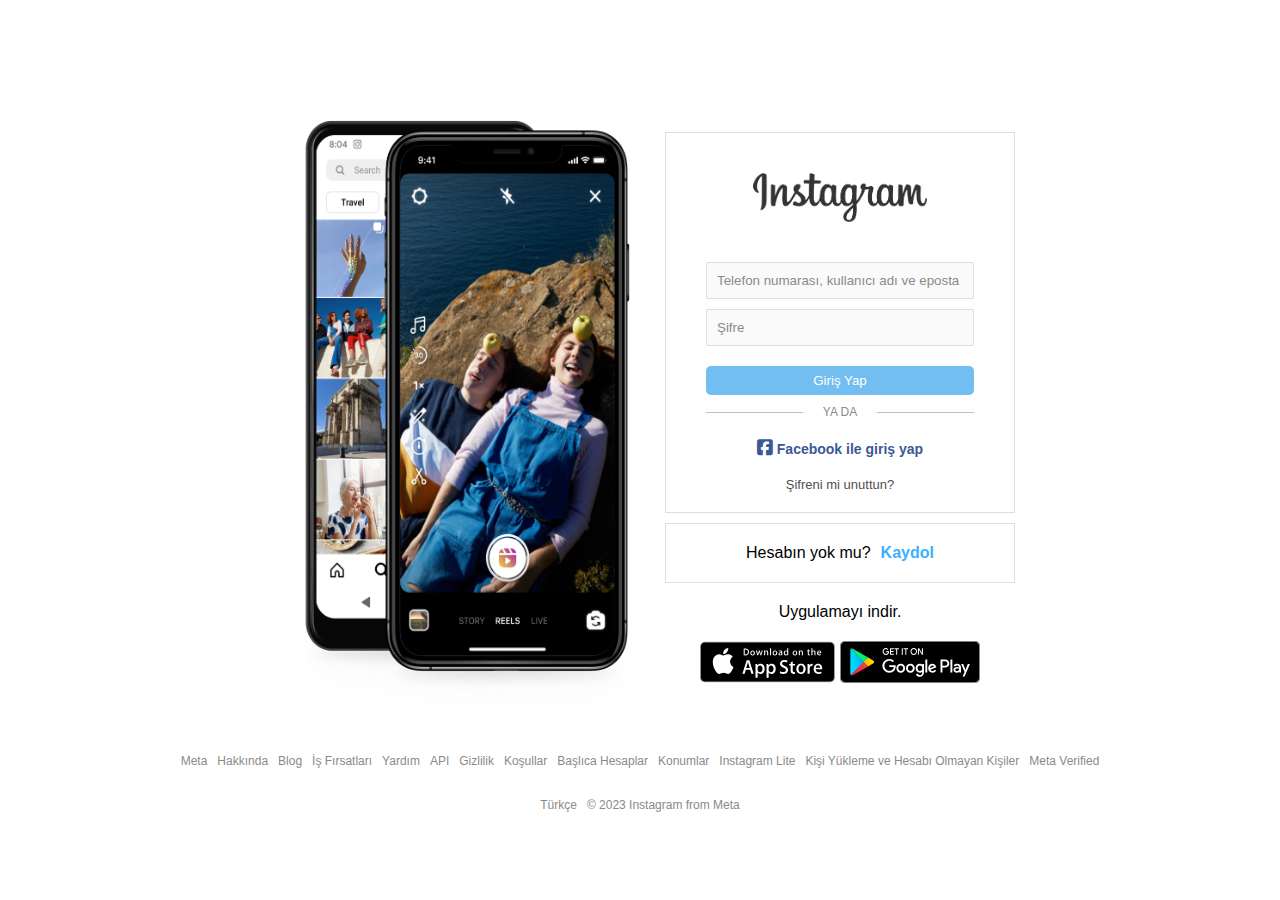
<file: index.html>
<!DOCTYPE html>
<html lang="en">
  <head>
    <meta charset="UTF-8" />
    <meta name="viewport" content="width=device-width, initial-scale=1.0" />
    <title>Instagram</title>
    <link rel="stylesheet" href="css/homepage.css" />
    <!--Font awesome-->
    <link
      rel="stylesheet"
      href="https://cdnjs.cloudflare.com/ajax/libs/font-awesome/6.4.0/css/all.min.css"
    />
    <link rel="icon" href="/images/BTPhT6yIYfq.ico" sizes="16x16" />
  </head>
  <body>
    <div class="container">
      <aside>
        <div class="asideHeader">
          <img src="/images/insta-written.png" class="logo" alt="" />
          <img src="/images/insta-logo.png" class="logo2" alt="" />
          <img src="/images/insta-dark-logo.png" class="darklogo" alt="" />
          <ul class="asideNavbar">
            <li><i class="fa-solid fa-house"></i> <a href="#">Ana Sayfa</a></li>
            <li><i class="fa-solid fa-search"></i> <a href="#">Ara</a></li>
            <li><i class="fa-solid fa-house"></i> <a href="#">Keşfet</a></li>
            <li><i class="fa-solid fa-tv"></i> <a href="#">Reels</a></li>
            <li><i class="fa-regular fa-comment"></i> <a href="#">Mesajlar</a></li>
            <li><i class="fa-solid fa-heart"></i> <a href="#">Bildirimler</a></li>
            <li><i class="fa-solid fa-plus"></i> <a href="#">Oluştur</a></li>
          </ul>
        </div>
        <div class="asideBottom">
          <ul class="asideNavbar">
            <li class="addMoreBtn"><i class="fa-solid fa-bars"></i> <a href="#">Daha Fazla</a></li>
            <div class="dropdownBottomMenu" id="dropdownBottomMenu">
              <a href="#"><i class="fa-solid fa-cogs"></i> Ayarlar</a>
              <a href="#"><i class="fa-solid fa-cogs"></i> Hareketlerin</a>
              <a href="#"><i class="fa-solid fa-cogs"></i> Kaydedilenler</a>
              <a href="#" class="visibleChange"><i class="fa-solid fa-cogs"></i> Görünümü değiştir</a>
              <a href="#"><i class="fa-solid fa-cogs"></i> Bir sorun bildir</a>
              <div class="dropdownLine"></div>
              <a href="#">Hesap değiştir</a>
              <div class="dropdownLineSlim"></div>
              <a href="#" class="logout">Çıkış yap</a>
            </div>
            <div class="dropdownBottomMenu2" id="dropdownBottomMenu2">
              <a href="#"><i class="fa-solid fa-chevron-left"></i> Görünümü değiştir</a>
              <div class="dropdownLineSlim"></div>
              <a href="#" class="colorMode"><i class="fa-regular fa-moon"></i> Karanlık mod</a>
            </div>
          </ul>
        </div>
      </aside>

      <div class="mainContent">
        <div class="postContainer">
          <div class="postHeader">
            <div class="postHeaderLeft">
              <img src="images/mebrelogo.svg" />
              <p>mebreakademi</p>
            </div>
            <div class="postHeaderRight">
              <i class="fa-solid fa-bars"></i>
            </div>
          </div>
          <div class="postBody">
            <img src="/images/duyuru.jpg" />
          </div>
          <div class="icons">
            <div class="iconLeft">
              <i class="fa-regular fa-heart"></i>
              <i class="fa-regular fa-comment"></i>
              <i class="fa-regular fa-paper-plane"></i>
            </div>
            <div class="iconRight">
              <i class="fa-regular fa-bookmark"></i>
            </div>
          </div>
          <p class="likeCount">54 beğenme</p>
          <div class="postDesc">
            <h4>mebreakademi</h4>
            <p>YAZILIM YAZ KAMPI BAŞLIYOR!...</p>
          </div>
          <p class="more">devamı</p>
          <div class="postFooter">
            <input type="text" class="postInput" placeholder="Yorum ekle..." />
            <i class="fa-regular fa-face-smile"></i>
          </div>
          <div class="line"></div>
        </div>

        <div class="allSeen">
          <img src="images/seen.png" alt="" />
          <h4>Hepsini gördün</h4>
          <p class="allSeenDesc">Son 3 gündeki tüm yeni gönderileri gördün.</p>
          <p class="allSeenFooter">Daha eski gönderileri gör</p>
        </div>
      </div>

      <div class="rightPanel">
        <div class="rightPanelTop">
          <img src="images/mebrelogo.svg" />
          <div class="profileTitle">
            <p class="profileTitleOne"></p>
            <p class="profileTitleTwo"></p>
          </div>
          <a href="#" class="rightPanelTopLink">Geçiş Yap</a>
        </div>
        <div class="rightPanelTopText">
          <p class="rightPanelTopTextOne">Senin için önerilenler</p>
          <p class="rightPanelTopTextTwo">Tümünü Gör</p>
        </div>
        <div class="rightPanelPeoples">
          <div class="rightPanelPeople">
            <div class="rightPanelPeopleLeft">
              <img src="/images/people.jpg" alt="" />
              <div class="rightPanelPeopleLeftContent">
                <h5>mebreakademi</h5>
                <p>Mebre Akademi</p>
              </div>
            </div>
            <div class="rightPanelPeopleRight">
              <p>Takip Et</p>
            </div>
          </div>
          <div class="rightPanelPeople">
            <div class="rightPanelPeopleLeft">
              <img src="/images/people.jpg" alt="" />
              <div class="rightPanelPeopleLeftContent">
                <h5>mebreakademi</h5>
                <p>Mebre Akademi</p>
              </div>
            </div>
            <div class="rightPanelPeopleRight">
              <p>Takip Et</p>
            </div>
          </div>
          <div class="rightPanelPeople">
            <div class="rightPanelPeopleLeft">
              <img src="/images/people.jpg" alt="" />
              <div class="rightPanelPeopleLeftContent">
                <h5>mebreakademi</h5>
                <p>Mebre Akademi</p>
              </div>
            </div>
            <div class="rightPanelPeopleRight">
              <p>Takip Et</p>
            </div>
          </div>
        </div>
        <div class="rightPanelFooter">
          <ul>
            <li>Hakkında</li>
            <li>Yardım</li>
            <li>Basın</li>
            <li>API</li>
            <li>İş Fırsatları</li>
            <li>Gizlilik</li>
            <li>Koşullar</li>
            <li>Konumlar</li>
            <li>Dil</li>
            <li>Meta Verified</li>
          </ul>
        </div>
        <p class="footerDesc">© 2023 INSTAGRAM FROM META</p>
      </div>
    </div>

    <div class="bottomNav">
      <i class="fa-solid fa-house"></i>
      <i class="fa-solid fa-house"></i>
      <i class="fa-solid fa-house"></i>
      <i class="fa-solid fa-house"></i>
      <i class="fa-brands fa-facebook-messenger"></i>
      <i class="fa-solid fa-house"></i>
    </div>

    <script src="js/script.js"></script>
  </body>
</html>
</file>
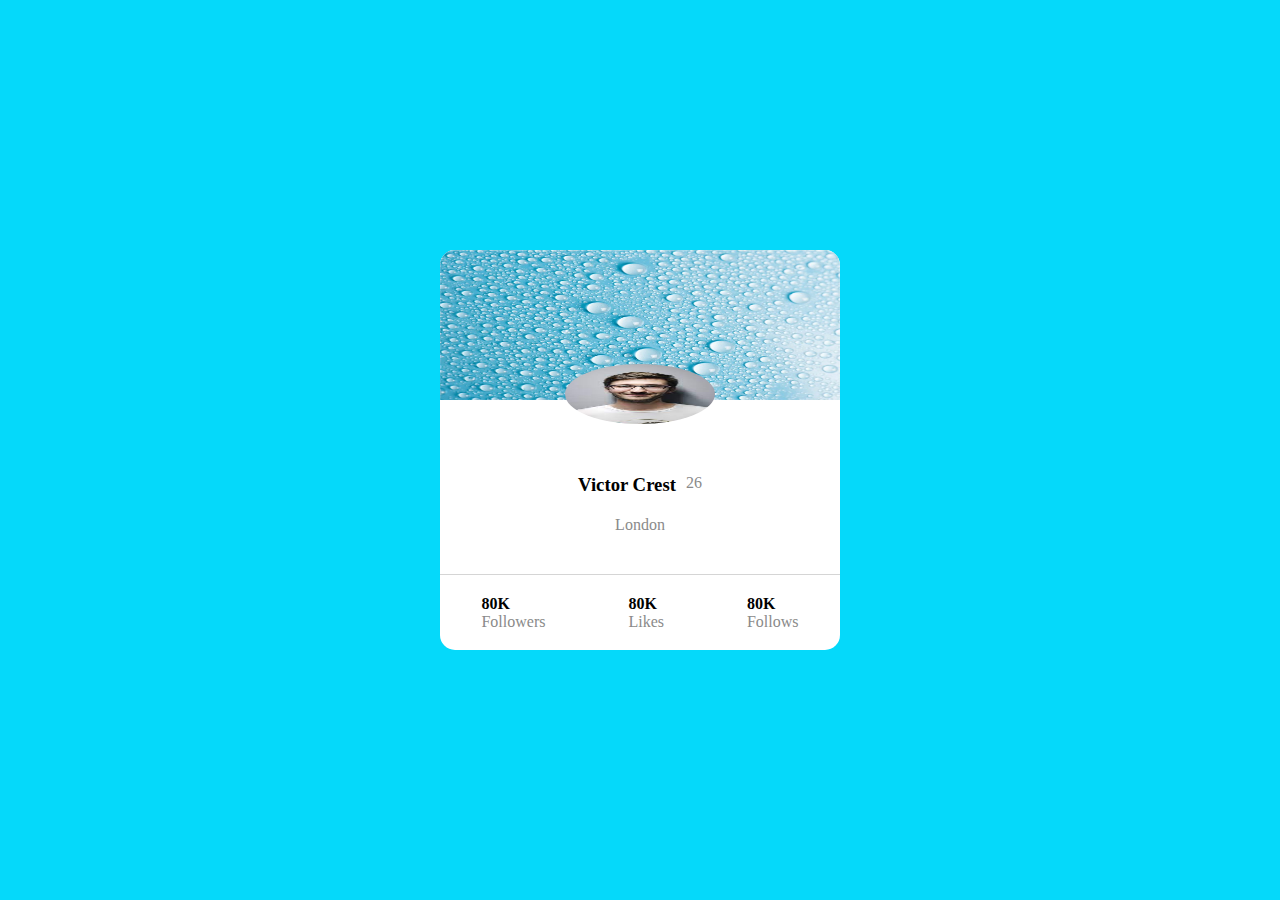
<file: challenge-card.html>
<!DOCTYPE html>
<html lang="en">
<head>
    <meta charset="UTF-8">
    <meta name="viewport" content="width=device-width, initial-scale=1.0">
    <title>Challenge</title>

    <style>

            * {
                margin: 0;
                padding: 0;
                box-sizing: border-box;
            }

            body {

                background-color: rgb(5, 217, 250);
            }

            .container {
                width: 100%;
                height: 100vh;
                display: flex;
                justify-content: center;
                align-items: center;
            }

            .card {
                background-color: #fff;
                width: 400px;
                height: 400px;
                border-radius: 15px;
            }

            .cardHeader img {
                width: 100%;
                height: 150px;
                border-top-left-radius: 15px;
                border-top-right-radius: 15px;
            }

            .profilePhoto {

                width: 100%;
                display: flex;
                justify-content: center;
            }

            .profilePhoto img {
                width: 150px;
                height: 60px;
                border-radius: 100%;
                margin-top: -40px;
            }

            .cardBodyTop {
                display: flex;
                justify-content: center;
                gap: 10px;
                margin-bottom: 20px;
                margin-top: 50px;
            }

            .cardBodyTop .age {
                color: #8a8a8a
            }

            .cardBodyBottom {
                display: flex;
                justify-content: center;
            }

            .cardBodyBottom p {
                color: #8a8a8a
            }

            .line {
                width: 100%;
                height: 1px;
                background-color: #cbcbcb;
                margin-top: 40px;
                opacity: .8;
            }

            .statistics {
                width: 100%;
                display: flex;
                justify-content: space-around;
                margin-top: 20px;

            }

            .statistics p {
                color: #8a8a8a;
            }

            .statistics h4 {
                font-weight: bold;
            }

    </style>

</head>
<body>
    
    <div class="container">
        <div class="card">
            <div class="cardHeader">
                <img src="cardImg.jpg" alt="">
            </div>
            <div class="profilePhoto">
                <img src="pp.jpg" alt="">
            </div>
            <div class="cardBodyTop">
                <h3>Victor Crest</h3>
                <p class="age">26</p>
            </div>
            <div class="cardBodyBottom">
                <p>London</p>
            </div>
            <div class="line"></div>
            <div class="statistics">
                <div class="follow">
                    <h4>80K</h4>
                    <p>Followers</p>
                </div>
                <div class="likes">
                    <h4>80K</h4>
                    <p>Likes</p>
                </div>
                <div class="photos">
                    <h4>80K</h4>
                    <p>Follows</p>
                </div>
            </div>
        </div>
    </div>

</body>
</html>
</file>
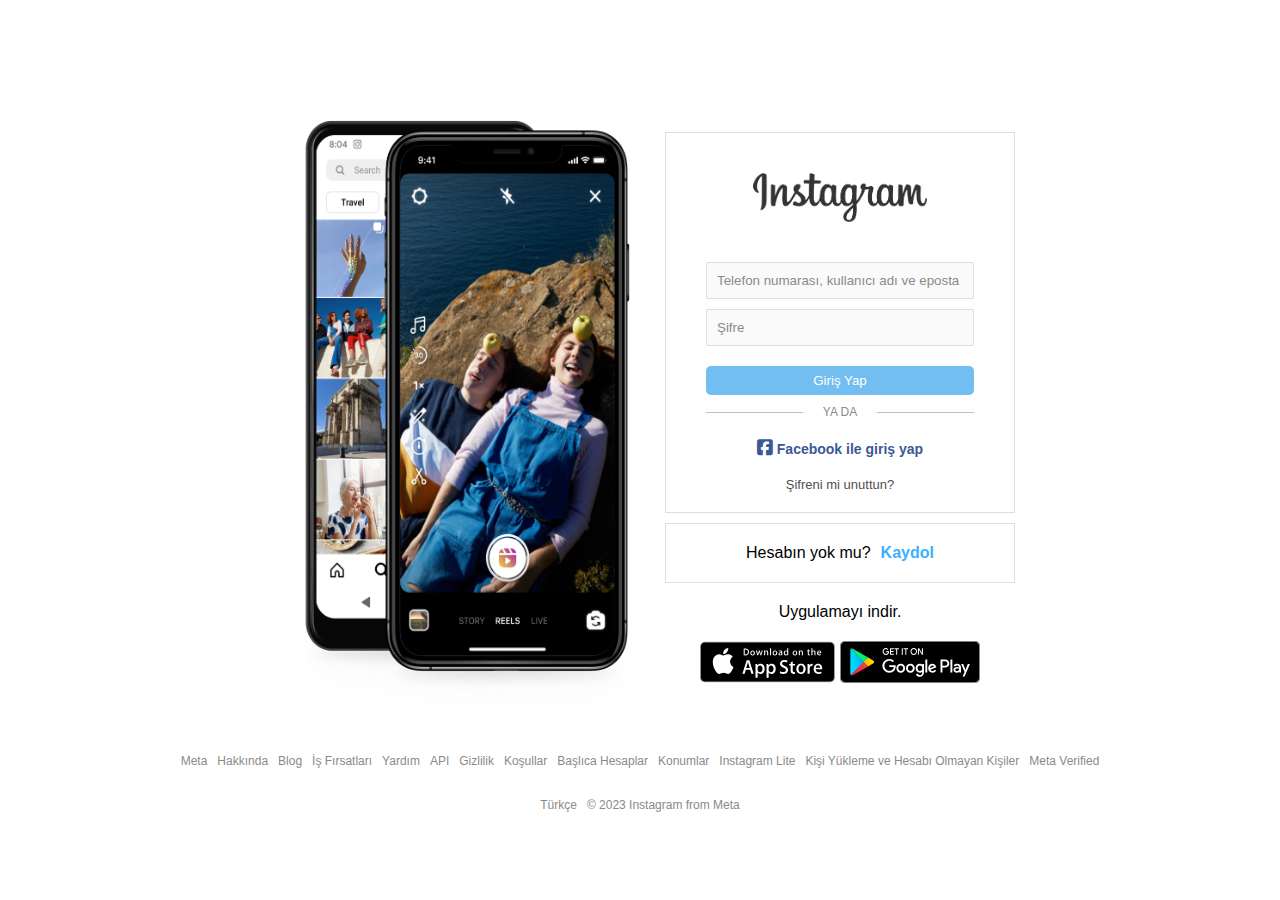
<file: login.html>
<!DOCTYPE html>
<html lang="en">
<head>
    <meta charset="UTF-8">
    <meta name="viewport" content="width=device-width, initial-scale=1.0">
    <title>Instagram</title>
    <link rel="stylesheet" href="/css/login.css">
    <!--Font awesome-->
    <link rel="stylesheet" href="https://cdnjs.cloudflare.com/ajax/libs/font-awesome/6.4.0/css/all.min.css"  />
    <link rel="icon" href="/images/BTPhT6yIYfq.ico" sizes="16x16">
</head>
<body>
   
<section class="container">

    <div class="left">
       <img src="images/img-back.png" alt="">
       <img src="images/img1.png" class="screen" />
    </div>
    <div class="right">
        <div class="panel login">
            <img class="logo" src="images/logo.png" alt="">
            <form>
                <input class="input-box" type="text" placeholder="Telefon numarası, kullanıcı adı ve eposta" id="email">
                <input class="input-box" type="password" placeholder="Şifre" id="password">
                <input class="button" id="loginBtn" type="submit" value="Giriş Yap">
                <div class="divider">
                    <div class="line"></div>
                    <p>YA DA</p>
                    <div class="line"></div>
                </div>

                    <a href="#" class="fb"><i class="fa-brands fa-square-facebook"></i> Facebook ile giriş yap</a>
                    <a href="#" class="forgot">Şifreni mi unuttun?</a>

                
            </form>
        </div>
        <div class="panel signup">
            <p>Hesabın yok mu?</p>
            <a href="#">Kaydol</a>
        </div>
        <div class="apps">
            <p>Uygulamayı indir.</p>
            <div class="app-stores">
                <img src="images/app-store.svg" alt="">
                <img src="images/play-store.svg" alt="">
            </div>
        </div>
    </div>

</section>

<footer>

    <ul>
        <li><a href="#">Meta</a></li>
        <li><a href="#">Hakkında</a></li>
        <li><a href="#">Blog</a></li>
        <li><a href="#">İş Fırsatları</a></li>
        <li><a href="#">Yardım</a></li>
        <li><a href="#">API</a></li>
        <li><a href="#">Gizlilik</a></li>
        <li><a href="#">Koşullar</a></li>
        <li><a href="#">Başlıca Hesaplar</a></li>
        <li><a href="#">Konumlar</a></li>
        <li><a href="#">Instagram Lite</a></li>
        <li><a href="#">Kişi Yükleme ve Hesabı Olmayan Kişiler</a></li>
        <li><a href="#">Meta Verified</a></li>
    </ul>

    <ul>
        <li>Türkçe</li>
        <li>&copy; 2023 Instagram from Meta</li>
    </ul>

</footer>

<script src="/js/login.js"></script>

</body>
</html>
</file>
<file: css/homepage.css>
* {

    margin: 0;
    padding: 0;
    box-sizing:border-box
}

body {
    font-family: 'Arial';
    background-color: black;
    color: white;
}

.liked {
    color: red;
}

.light {
    background-color: white;
    color: black;
}

.darklogo {
    display: none;
    width: 100px;
    margin: 16px 0;
}

.show {
    display: block !important;
}

a {
    text-decoration: none;
    color: white;
}

ul {
    list-style: none;
}

.container {
    display: flex;
    justify-content: space-between;
    width: 100%;
    padding: 20px;
}

aside {
    width: 300px;
    height: 100vh;
    border-right: 1px solid gray;
    display: flex;
    flex-direction: column;
    justify-content: space-between;
}

.mainContent {
    flex-grow: 1;
    margin: 0 20px;
}

.asideHeader {
    display: flex;
    flex-direction: column;
    gap: 20px;
    padding: 20px;
}

.asideBottom .asideNavbar{
    margin-top: -100px;
}

.addMore {
    padding: 20px;
}

.logo {
    width: 100px;
    margin: 16px 0;
}

.asideNavbar {
    font-size: 18px;
    display: flex;
    flex-direction: column;
    gap: 30px;   
}

.asideNavbar a {
    transition: .2s;
}

.asideNavbar li {
    padding: 10px;
    position: relative;
    transition: .5s;
}

.asideNavbar li:hover {
    cursor: pointer;
}


.asideNavbar li:hover::before {
    content: "";
    position: absolute;
    top: -5px;
    bottom: -5px;
    left: -5px;
    right: -5px;
    background-color: #8e8e8e;
    z-index: -1;
    border-radius: 10px;
    opacity: .5;
}

.asideNavbar li i {
    padding-right: 10px;
}

.asideBottom {
    display: flex;
    flex-direction: column;
    gap: 20px;
    padding: 20px;
}

.logo2 {
    display: none;
}

.bottomNav {
    display: none;
}

.postContainer {

    width: 400px;
    height: 400px;
    margin: auto;
    margin-top: 20px;
    margin-bottom: 50px;
}

.postHeader {
    width: 100%;
    display: flex;
    justify-content: space-between;
    
}

.postHeaderLeft {
    display: flex;
    gap: 20px;
}

.postHeaderLeft img {
    width: 30px;
    height: 30px;
}

.postHeaderLeft p {
    margin-top: 7px;
    font-weight: 500;
    font-size: 13px;
}

.postHeaderRight {
    margin-top: 7px;
}

.postBody {
    margin-top: 20px;
}

.postBody img {
    width: 100%;
    height: 100%;
    border: 1px solid rgb(38, 38, 38);
    border-radius: 5px;
    padding: 10px;
}

.icons {
    width: 100%;
    display: flex;
    justify-content: space-between;
    margin-top: 10px;
}

.iconLeft {
    display: flex;
    gap: 10px;
}

.likeCount {
    margin-top: 10px;
    font-weight: 400;
    font-size: 14px;
}

.postDesc {
    display: flex;
    gap: 5px;
    margin-top: 10px;
}

.postDesc h4 {
    font-size: 14px;
}

.more {
    font-size: 14px;
    font-weight: 400;
    color: rgb(168, 168, 168);
}

.postFooter {
    width: 100%;
    display: flex;
    justify-content: space-between;
    margin-top: 10px;
}

.postFooter .postInput {
    all: unset;
}

.postFooter .fa-face-smile {
    color: rgb(168, 168, 168);
    font-size: 13px;
    transition: .2s;
}

.postFooter .fa-face-smile:hover {
    opacity: .5;
    cursor: pointer;
}

.icons i {
    transition: .2s;
    font-size: 22px;
}
.icons i:hover {
    opacity: .5;
    cursor: pointer;
}

.likeCount, .postDesc h4, .more:hover {
    cursor: pointer;
}

.line {
    width: 100%;
    height: 1px;
    background-color: rgb(38, 38, 38);
    margin-top: 20px;
    margin-bottom: 10px;
}

.allSeen {
    width: 400px;
    height: 300px;
    margin: auto;
    margin-top: 170px;
    margin-bottom: 50px;
    display: flex;
    flex-direction: column;
    justify-content: center;
    text-align: center;
}

.allSeen img {
    width: 100px;
    height: 100px;
    margin: auto;
}

.allSeen h4 {
    margin-top: -80px;
    font-weight: 400;
    font-size: 20px;
}

.allSeenDesc {
    font-size: 14px;
    font-weight: 400;
    color: rgb(168, 168, 168);
}

.allSeenFooter {
    color: rgb(0, 149, 246);
    margin-top: 10px;
}

.allSeenFooter:hover{
    cursor: pointer;
}

.rightPanel {
    width: 300px;
    display: flex;
    flex-direction: column;
    gap: 40px;
    margin-top: 10px;
    margin-right: 50px;
}

.rightPanelTop {
    height: 50px;
    width: 100%;
    display: flex;
    gap: 20px;
}

.rightPanelTop img {
    width: 60px;
    height: 60px;
}

.profileTitle {
    margin-top: 10px;
}

.rightPanelTop a {
    margin-top: 20px;
    color: rgb(0, 149, 246);
    font-size: 12px;
}

.rightPanelTopText {

    display: flex;
    justify-content: space-between;
}

.rightPanelPeople {

    width: 100%;
    height: auto;
    display: flex;
    justify-content: space-between;
    margin-top: 20px;
}


.rightPanelPeopleLeft {
    display: flex;
    gap: 10px;
}
.rightPanelPeopleLeft img {
    width: 40px;
    height: 40px;
}

.rightPanelPeopleLeftContent {
    display: flex;
    flex-direction: column;
}

.rightPanelFooter ul {

    display: flex;
    flex-wrap: wrap;
    width: 100%;
    height: auto;
    gap: 10px;
    color: rgb(168, 168, 168);
    font-weight: 400;
    font-size: 12px;
}

.rightPanelTop .profileTitle .profileTitleOne {

    font-weight: 600;

}

.rightPanelTop .profileTitle .profileTitleTwo {

    color: rgb(168, 168, 168);

}

.rightPanelTopTextOne {
    color: rgb(168, 168, 168);
    font-size: 14px;
}

.rightPanelTopTextTwo {
    font-weight: 600;
    font-size: 12px;
}

.rightPanelTopTextTwo:hover {
    color: rgb(168, 168, 168);
    cursor: pointer;
}

.rightPanelPeopleLeft img {
    border-radius: 20px;
}

.rightPanelPeopleLeftContent h5 {
    font-size: 14px;
}

.rightPanelPeopleLeftContent p {
    color: rgb(168, 168, 168);
    font-weight: 400;
    font-size: 12px;
}

.rightPanelPeopleRight p {

    color: rgb(0, 149, 246);
    font-size: 12px;
    font-weight: 600;
}

.rightPanelPeopleRight p:hover {
    cursor: pointer;
    color: white;
}

.footerDesc {
    color: rgb(168, 168, 168);
    font-size: 12px;
}

.dropdownBottomMenu, .dropdownBottomMenu2 {
    display: none;
    background-color: #262626;
    width: 360px;
    border-radius: 10px;
    margin-top: -600px;
    z-index: 10;
    box-shadow: 0px 8px 16px 0 rgba(0, 0, 0, 2);
}

.dropdownBottomMenu2 {
    margin-top:-250px !important;
}

.dropdownBottomMenu a, .dropdownBottomMenu2 a {
    color: white;
    display: block;
    text-align: left;
    padding: 12px 16px;
}

.dropdownBottomMenu i, .dropdownBottomMenu2 i {
    padding: 10px
}

.dropdownBottomMenu a:hover, .dropdownBottomMenu2 a:hover {
    background-color: #3b3a3a;
    border-radius: 10px;
}

.dropdownLine {
    height: 5px;
    width: 100%;
    background-color: #3b3a3a;
    margin-top: 20px;
    margin-bottom: 20px;
}

.dropdownLineSlim {
    height: 2px;
    width: 100%;
    background-color: #3b3a3a;
    margin-top: 20px;
    margin-bottom: 20px;
    opacity: .7;
   
}

.logout {
    margin-bottom: 20px;
}

@media (max-width:1270px) {
    .rightPanel {
        display: none;
    }
    aside {
        width: 60px;
    }
    .asideNavbar li {
       padding: 0;

    }
    .asideNavbar li a {
        display: none;
    }
    .logo {
        display: none;
    }
    .logo2 {
        display: block;
        width: 18px;
        margin: 18px 0;
    }

    .asideNavbar i {
        font-size: 20px;
    }
}

@media (max-width:800px) { 
 .container {
        flex-direction: column;
        align-items: center;
    }
   aside {
        display: none;
    }

    .mainContent {
        margin: 0;
    }

    .rightPanel {
        display: none;
    }

    .bottomNav {
    display: flex;
    align-items: center;
    justify-content: space-around;
    position: fixed;
    bottom: 0;
    width: 100%;
    height: 60px;
    border-top: 1px solid gray;
    background-color: black;
    color: white;
    font-size: 18px;
}

}
</file>
<file: css/login.css>
* {

    margin: 0;
    padding: 0;
    box-sizing:border-box
}

body {


    font-family:'Segoe UI', Tahoma, Geneva, Verdana, sans-serif;
}

.container {
    display: flex;
    justify-content: center;
    align-items: center;
    margin-top: 100px;
}

.left {
    position: relative;
    margin-top: 20px;
}

.left img {
    width: 400px;
    height: 600px;
}

.left .screen {
    position: absolute;
    top: 25px;
    left: 135px;
    width: 215px;
    height: 510px;
}

.panel {
    border: 1px solid #dedede;
    background-color: white;
    margin: 10px 0;
    padding: 20px 40px;
    width: 350px;
    display: flex;
}

.login {
    flex-direction: column;
    align-items: center;
}

.logo {
    width: 65%;
    margin-top: 20px;
    margin-bottom: 40px;
}

form {
    align-items: center;
    width: 100%;
    display: flex;
    flex-direction: column;
}

.input-box {
    background-color: #fafafa;
    border: 1px solid #dedede;
    border-radius: 2px;
    padding: 10px;
    margin-bottom: 10px;
    width: 100%;
}

.input-box::placeholder {
    color: #8a8a8a;
}

.input-box:focus {
    outline: none;
    border: 1px solid #8a8a8a;
}

.button{

    background-color: #73bef0;
    color: white;
    border: none;
    border-radius: 5px;
    padding: 7px 0;
    width: 100%;
    margin: 10px 0;

}

.divider {
    display: flex;
    align-items: center;
    width: 100%;
    font-size: 12px;
    color: #8a8a8a;
    font-weight: 500;
    gap: 20px;
}

.line {
    flex-grow: 1;
    background-color: #bfbfbf;
    height: 1px;
}

.fb {
    margin: 20px 0;
    color: #3b5998;
    font-weight: 600;
    font-size: 14px;
    text-decoration: none;
}

.forgot {
    text-decoration: none;
    color: #4f4f4f;
    font-size: 13px;
}

.signup {

    display: flex;
    gap: 10px;
    justify-content: center;
}

.signup a {
    text-decoration: none;
    color: #3bb1ff;
    font-weight: 600;
}

.apps {
    display: flex;
    flex-direction: column;
    align-items: center;
    margin: 20px 0;
}

.app-stores {
    display: flex;
    justify-content: center;
    gap: 5px;
    margin-top: 20px;
}

footer > ul {

    display: flex;
    list-style: none;
    flex-wrap: wrap;
    gap: 10px;
    justify-content: center;
    margin: 30px 0 ;
    font-size: 12px;
}

footer li, a {

    color: #8a8a8a;
    text-decoration: none;
}

.fa-square-facebook {

    font-size: 18px;
}

@media (max-width: 800px) {

    .left {

        display: none;
    }
}
</file>
